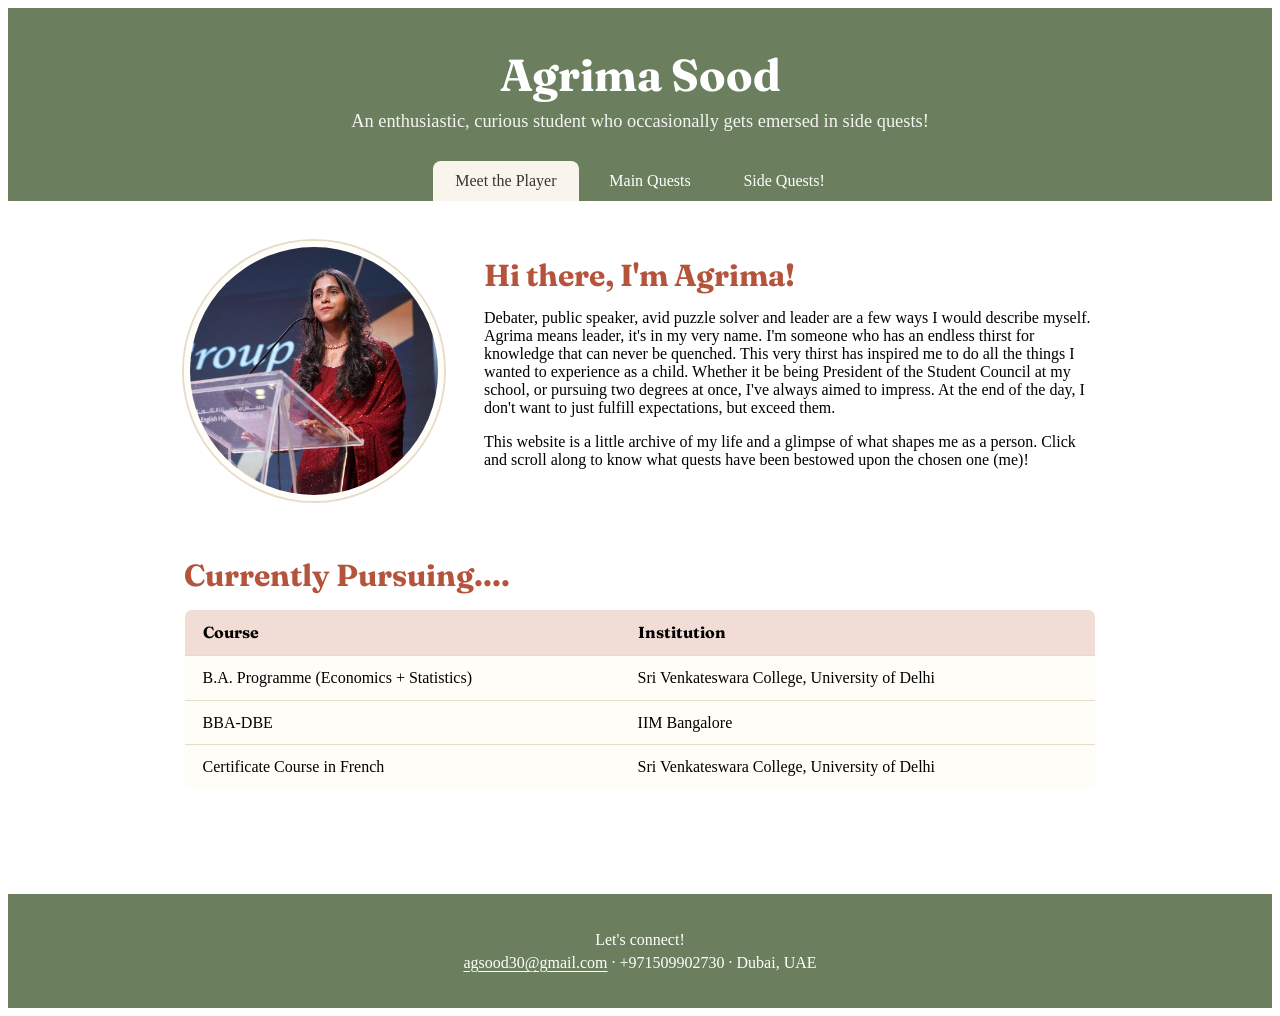
<file: index.html>
<!DOCTYPE html>
<html lang="en">
<head>
  <meta charset="UTF-8">
  <meta name="viewport" content="width=device-width, initial-scale=1.0">
  <title>Agrima's Website</title>

  <link rel="preconnect" href="https://fonts.googleapis.com">
  <link rel="preconnect" href="https://fonts.gstatic.com" crossorigin>
  <link href="https://fonts.googleapis.com/css2?family=DM+Sans:wght@400;500&family=Fraunces:wght@500;700&display=swap" rel="stylesheet">

  <link rel="stylesheet" href="style.css">
</head>
<body>

  <header class="site-header">
    <h1>Agrima Sood </h1>
    <p class="tagline">An enthusiastic, curious student who occasionally gets emersed in side quests!</p>

    <nav>
      <ul class="nav-bar">
        <li><a href="index.html" class="active">Meet the Player</a></li>
        <li><a href="main quests.html">Main Quests</a></li>
        <li><a href="side quests.html">Side Quests!</a></li>
      </ul>
    </nav>
  </header>

  <main>

    <section id="about-me">
      <img class="profile-photo" src="/images/Agrima Intro Photo.jpg" alt="Agrima's Photo">
      <div>
        <h2>Hi there, I'm Agrima!</h2>
        <p>
          Debater, public speaker, avid puzzle solver and leader are a few ways I would describe myself. Agrima means leader, it's in my very name.
          I'm someone who has an endless thirst for knowledge that can never be quenched. This very thirst has inspired me to do all the things I wanted to experience
          as a child. Whether it be being President of the Student Council at my school, or pursuing two degrees at once, I've always aimed to impress. At the end of the day, I don't want to just
          fulfill expectations, but exceed them.
        </p>
        <p>This website is a little archive of my life and a glimpse of what shapes me as a person. Click and scroll along to know what quests have been bestowed upon the chosen one (me)!</p>
      </div>
    </section>

    <section id="currently pursuing....">
      <h2>Currently Pursuing....</h2>
      <table>
        <thead>
          <tr>
            <th>Course</th>
            <th>Institution</th>
          </tr>
        </thead>
        <tbody>
          <tr>
            <td>B.A. Programme (Economics + Statistics)</td>
            <td>Sri Venkateswara College, University of Delhi</td>
          </tr>
          <tr>
            <td>BBA-DBE</td>
            <td>IIM Bangalore</td>
          </tr>
          <tr>
            <td>Certificate Course in French</td>
            <td>Sri Venkateswara College, University of Delhi</td>
          </tr>
        </tbody>
      </table>
    </section>

  </main>

  <footer>
    <p>Let's connect!</p>
    <p><a href="mailto:agsood30@gmail.com">agsood30@gmail.com</a> &middot; +971509902730 &middot; Dubai, UAE</p>
  </footer>

</body>
</html>
</file>
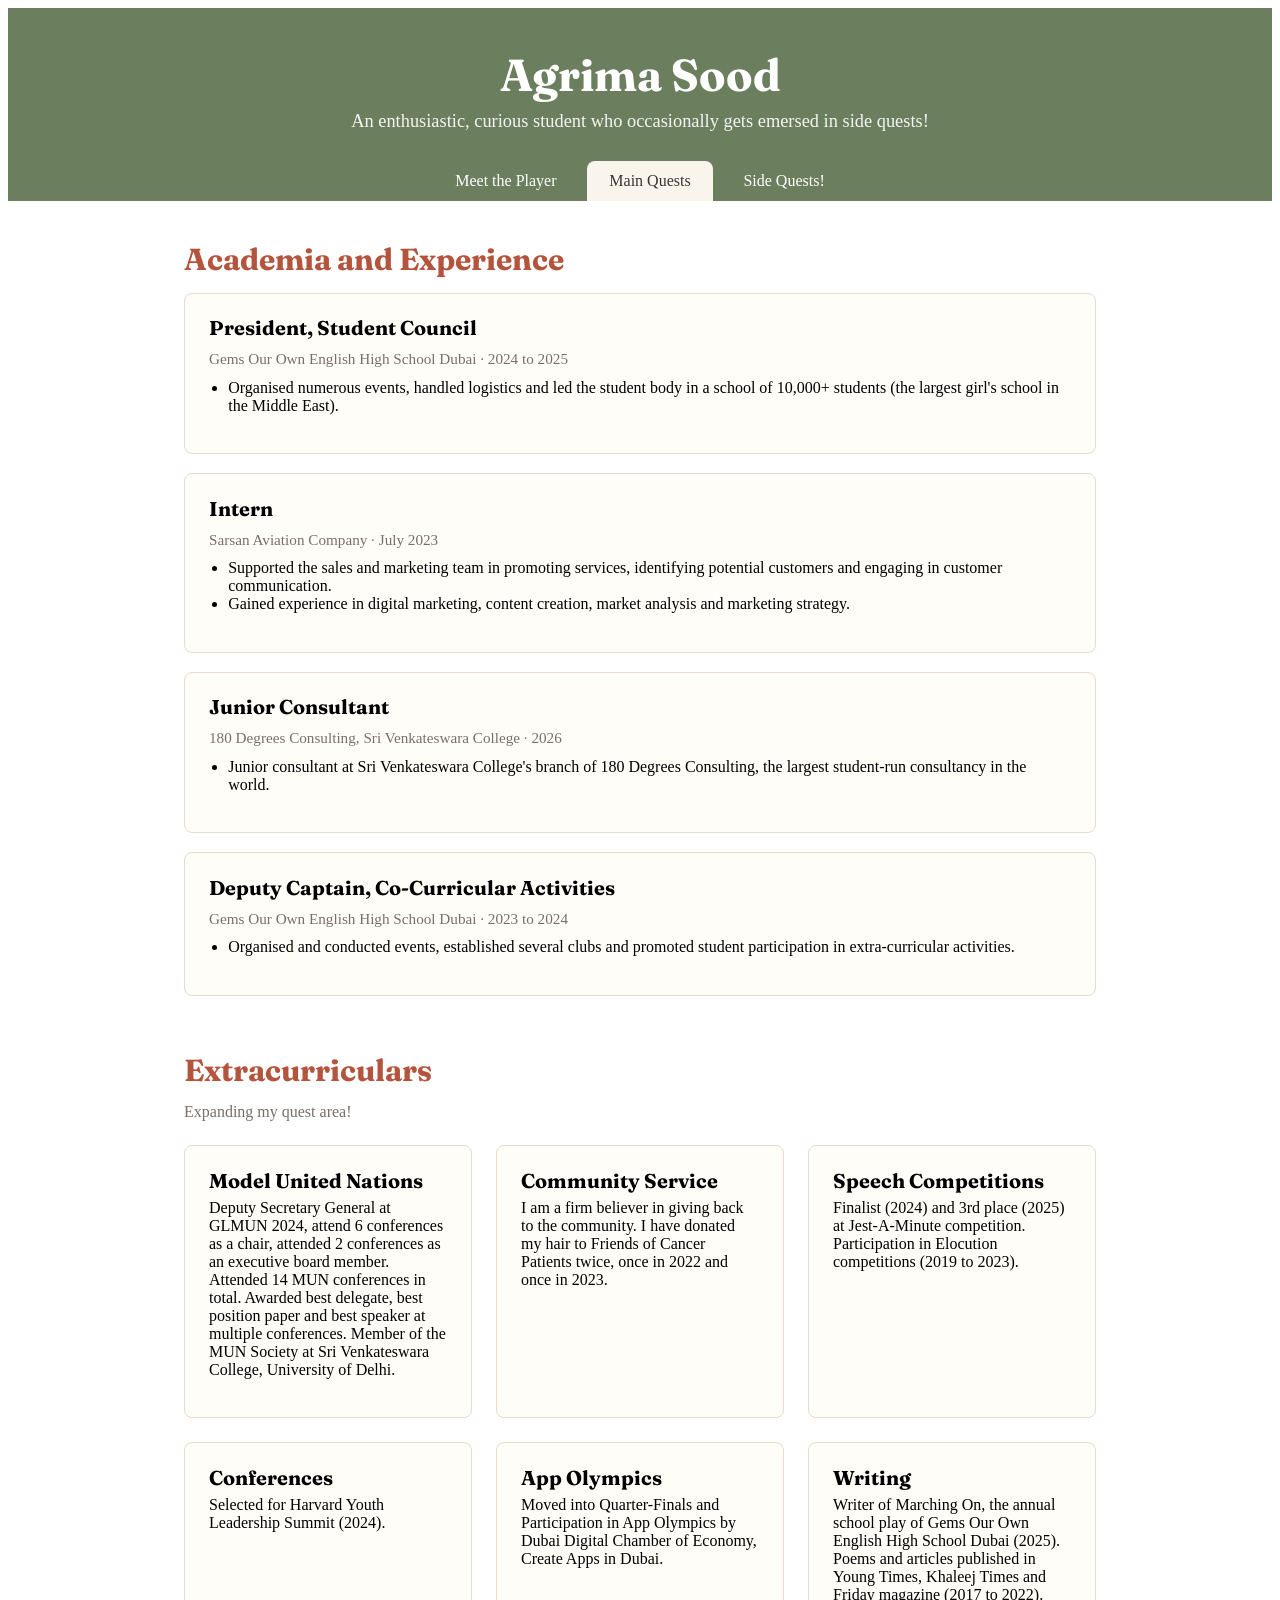
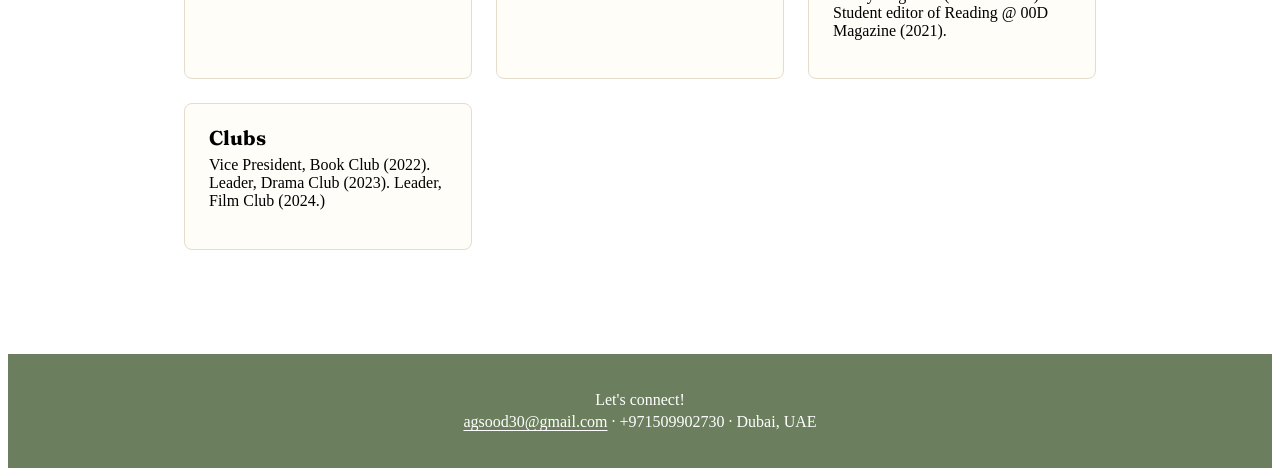
<file: main quests.html>
<!DOCTYPE html>
<html lang="en">
<head>
  <meta charset="UTF-8">
  <meta name="viewport" content="width=device-width, initial-scale=1.0">
  <title>Agrima's Website | Main Quests </title>

  <link rel="preconnect" href="https://fonts.googleapis.com">
  <link rel="preconnect" href="https://fonts.gstatic.com" crossorigin>
  <link href="https://fonts.googleapis.com/css2?family=DM+Sans:wght@400;500&family=Fraunces:wght@500;700&display=swap" rel="stylesheet">

  <link rel="stylesheet" href="style.css">
</head>
<body>

  <header class="site-header">
    <h1>Agrima Sood</h1>
    <p class="tagline">An enthusiastic, curious student who occasionally gets emersed in side quests!</p>

    <nav>
      <ul class="nav-bar">
        <li><a href="index.html">Meet the Player</a></li>
        <li><a href="main quests.html" class="active">Main Quests</a></li>
        <li><a href="side quests.html">Side Quests!</a></li>
      </ul>
    </nav>
  </header>

  <main>
     <section id="academia and experience">
      <h2>Academia and Experience</h2>
      <div class="stack">

        <article>
          <h3>President, Student Council</h3>
          <p class="meta">Gems Our Own English High School Dubai &middot; 2024 to 2025 </p>
          <ul>
            <li>Organised numerous events, handled logistics and led the student body in a school of 10,000+ students (the largest girl's school in the Middle East).</li>
          </ul>
        </article>

        <article>
          <h3>Intern</h3>
          <p class="meta">Sarsan Aviation Company &middot; July 2023</p>
          <ul>
            <li>Supported the sales and marketing team in promoting services, identifying potential customers and engaging in customer communication.</li>
            <li>Gained experience in digital marketing, content creation, market analysis and marketing strategy.</li>
          </ul>
        </article>

        <article>
         <h3>Junior Consultant</h3>
         <p class="meta">180 Degrees Consulting, Sri Venkateswara College &middot; 2026</p>
         <ul>
            <li>Junior consultant at Sri Venkateswara College's branch of 180 Degrees Consulting, the largest student-run consultancy in the world.</li>
          </ul>
        </article>

        <article>
         <h3>Deputy Captain, Co-Curricular Activities</h3>
         <p class="meta">Gems Our Own English High School Dubai &middot; 2023 to 2024</p>
         <ul>
            <li>Organised and conducted events, established several clubs and promoted student participation in extra-curricular activities.</li>
          </ul>
        </article>

      </div>
    </section>

    <section id="extracurriculars">
      <h2>Extracurriculars</h2>
      <p class="section-intro">Expanding my quest area!</p>
      <div class="card-grid">

        <div class="card">
          <h3>Model United Nations</h3>
          <p>Deputy Secretary General at GLMUN 2024, attend 6 conferences as a chair, attended 2 conferences as an executive board member.
            Attended 14 MUN conferences in total. Awarded best delegate, best position paper and best speaker at multiple conferences. Member of the MUN Society at Sri Venkateswara College, University of Delhi.
          </p>
        </div> 
        
        <div class="card">
          <h3>Community Service</h3>
          <p>I am a firm believer in giving back to the community. I have donated my hair to Friends of Cancer Patients twice, once in 2022 and once in 2023.</p>
        </div>

        <div class="card">
          <h3>Speech Competitions</h3>
          <p>Finalist (2024) and 3rd place (2025) at Jest-A-Minute competition.
            Participation in Elocution competitions (2019 to 2023).
          </p>
        </div>
    
        <div class="card">
          <h3>Conferences</h3>
          <p>Selected for Harvard Youth Leadership Summit (2024).</p>
        </div> 
    
        <div class="card">
          <h3>App Olympics</h3>
          <p>Moved into Quarter-Finals and Participation in App Olympics by Dubai Digital Chamber of Economy, Create Apps in Dubai.</p>
        </div>

        <div class="card">
          <h3>Writing</h3>
          <p>Writer of Marching On, the annual school play of Gems Our Own English High School Dubai (2025).
            Poems and articles published in Young Times, Khaleej Times and Friday magazine (2017 to 2022).
            Student editor of Reading @ 00D Magazine (2021).
          </p>
        </div>
        
        <div class="card">
          <h3>Clubs</h3>
          <p>Vice President, Book Club (2022).
            Leader, Drama Club (2023).
            Leader, Film Club (2024.)</p>
        </div>

      </div>
    </section>

  </main>

  <footer>
    <p>Let's connect!</p>
    <p><a href="agsood30@gmail.com">agsood30@gmail.com</a> &middot; +971509902730 &middot; Dubai, UAE</p>
  </footer>

</body>
</html>
</file>
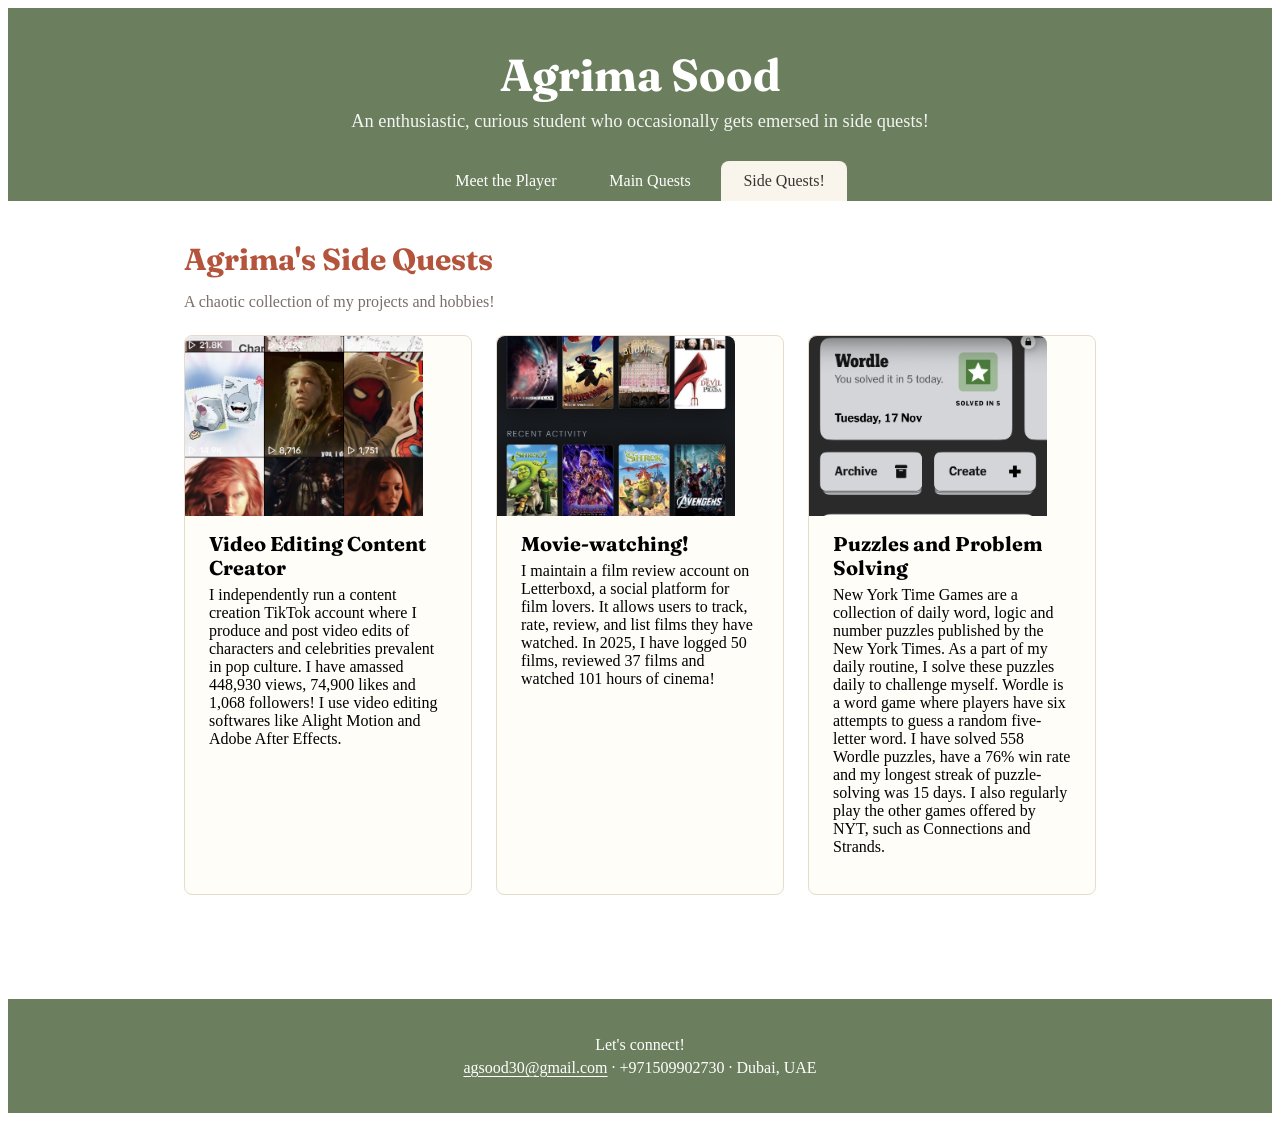
<file: side quests.html>
<!DOCTYPE html>
<html lang="en">
<head>
  <meta charset="UTF-8">
  <meta name="viewport" content="width=device-width, initial-scale=1.0">
  <title>Agrima's Website | Side Quests!</title>

  <link rel="preconnect" href="https://fonts.googleapis.com">
  <link rel="preconnect" href="https://fonts.gstatic.com" crossorigin>
  <link href="https://fonts.googleapis.com/css2?family=DM+Sans:wght@400;500&family=Fraunces:wght@500;700&display=swap" rel="stylesheet">

  <link rel="stylesheet" href="style.css">
</head>
<body>

  <header class="site-header">
    <h1>Agrima Sood</h1>
    <p class="tagline">An enthusiastic, curious student who occasionally gets emersed in side quests!</p>

    <nav>
      <ul class="nav-bar">
        <li><a href="index.html">Meet the Player</a></li>
        <li><a href="main quests.html">Main Quests</a></li>
        <li><a href="side quests.html" class="active">Side Quests!</a></li>
      </ul>
    </nav>
  </header>

  <main>

    <section id="side-quests">
      <h2>Agrima's Side Quests</h2>
      <p class="section-intro">A chaotic collection of my projects and hobbies!</p>
      <div class="card-grid">

        <div class="card">
          <img src="images/Agrima's Editing Account.jpeg" alt="Video Editing Account">
          <h3>Video Editing Content Creator</h3>
          <p>I independently run a content creation TikTok account where I produce and post video edits of characters and celebrities prevalent in pop culture. I have amassed 448,930 views, 74,900 likes and 1,068 followers! I use video editing softwares like Alight Motion and Adobe After Effects.</p>
        </div>

        <div class="card">
          <img src="images/Letterboxd Account.jpeg" alt="Letterboxd Account">
          <h3>Movie-watching!</h3>
          <p>I maintain a film review account on Letterboxd, a social platform for film lovers. It allows users to track, rate, review, and list films they have watched. In 2025, I have logged 50 films, reviewed 37 films and watched 101 hours of cinema!</p>
        </div>

        <div class="card">
          <img src="images/unnamed.png" alt="Wordle Streak">
          <h3>Puzzles and Problem Solving</h3>
          <p>New York Time Games are a collection of daily word, logic and number puzzles published by the New York Times. As a part of my daily routine, I solve these puzzles daily to challenge myself. Wordle is a word game where players have six attempts to guess a random five-letter word. I have solved 558 Wordle puzzles, have a 76% win rate and my longest streak of puzzle-solving was 15 days. I also regularly play the other games offered by NYT, such as Connections and Strands.</p>
        </div>

      </div>
    </section>

  </main>

   <footer>
    <p>Let's connect!</p>
    <p><a href="agsood30@gmail.com">agsood30@gmail.com</a> &middot; +971509902730 &middot; Dubai, UAE</p>
  </footer>

</body>
</html>
</file>
<file: style.css>
:root {
  --bg: #faf5ec;          
  --card: #fffdf8;        
  --text: #3b3330;       
  --muted: #7a6e68;       
  --accent: #b5543c;      
  --accent-soft: #f1ddd5; 
  --sage: #6b7f5e;        
  --line: #e6dccb;        

  --font-heading: 'Fraunces', Georgia, serif;
  --font-body: 'DM Sans', Arial, sans-serif;

  --page-width: 960px;    
  --radius: 8px;         
}

* {
  box-sizing: border-box;
}

h1, h2, h3 {
  font-family: var(--font-heading);
  line-height: 1.2;
  margin: 0 0 0.5em;
}

h1 { font-size: 2.8rem; }
h2 { font-size: 1.9rem; color: var(--accent); }
h3 { font-size: 1.25rem; }

p { margin: 0 0 1em; }

a {
  color: var(--accent);
  text-underline-offset: 3px;
}

img {
  max-width: 100%;
  display: block;
}

ul { padding-left: 1.2em; margin: 0 0 1em; }


.site-header {
  background-color: var(--sage);
  color: #fff;
  text-align: center;
  padding: 2.5rem 1.5rem 0;
}

.site-header h1 { margin-bottom: 0.2em; }

.tagline {
  font-size: 1.15rem;
  margin: 0 0 1.8rem;
  opacity: 0.92;
}

.nav-bar {
  display: flex;
  justify-content: center;
  flex-wrap: wrap;
  gap: 0.5rem;
  list-style: none;
  padding: 0;
  margin: 0;
}

.nav-bar a {
  display: block;
  padding: 0.7rem 1.4rem;
  color: #fff;
  text-decoration: none;
  font-weight: 500;
  border-radius: var(--radius) var(--radius) 0 0;
}

.nav-bar a:hover {
  background-color: rgba(255, 255, 255, 0.18);
}

.nav-bar a.active {
  background-color: var(--bg);
  color: var(--text);
}

main {
  max-width: var(--page-width);
  margin: 0 auto;
  padding: 2.5rem 1.5rem 1rem;
}

section {
  margin-bottom: 3.5rem;
}

.section-intro {
  color: var(--muted);
  margin-bottom: 1.5rem;
}

#about-me {
  display: flex;
  align-items: center;
  gap: 2.5rem;
}

.profile-photo {
  width: 260px;
  height: 260px;
  object-fit: cover;
  border-radius: 50%;            
  border: 6px solid var(--card);
  box-shadow: 0 0 0 2px var(--line);
  flex-shrink: 0;
}

.card-grid {
  display: grid;
  grid-template-columns: repeat(auto-fit, minmax(260px, 1fr));
  gap: 1.5rem;
}

.card,
article {
  background-color: var(--card);
  border: 1px solid var(--line);
  border-radius: var(--radius);
  padding: 1.4rem 1.5rem;
}

.card img {
  width: calc(100% + 3rem);     
  margin: -1.4rem -1.5rem 1rem;
  height: 180px;
  object-fit: cover;
  border-radius: var(--radius) var(--radius) 0 0;
}

.card h3 { margin-bottom: 0.3em; }


.stack article {
  margin-bottom: 1.2rem;
}

.meta {
  color: var(--muted);
  font-size: 0.95rem;
  margin-bottom: 0.7em;
}

table {
  width: 100%;
  border-collapse: collapse;
  background-color: var(--card);
  border-radius: var(--radius);
  overflow: hidden;
  border: 1px solid var(--line);
}

th, td {
  text-align: left;
  padding: 0.8rem 1.1rem;
  border-bottom: 1px solid var(--line);
}

th {
  background-color: var(--accent-soft);
  font-family: var(--font-heading);
}

tr:last-child td { border-bottom: none; }


footer {
  background-color: var(--sage);
  color: #fff;
  text-align: center;
  padding: 2rem 1.5rem;
  margin-top: 2rem;
}

footer a { color: #fff; }
footer p { margin: 0.3em 0; }


@media (max-width: 700px) {
  h1 { font-size: 2.1rem; }

  #about-me {
    flex-direction: column;
    text-align: center;
  }

  .profile-photo {
    width: 200px;
    height: 200px;
  }
}
</file>
